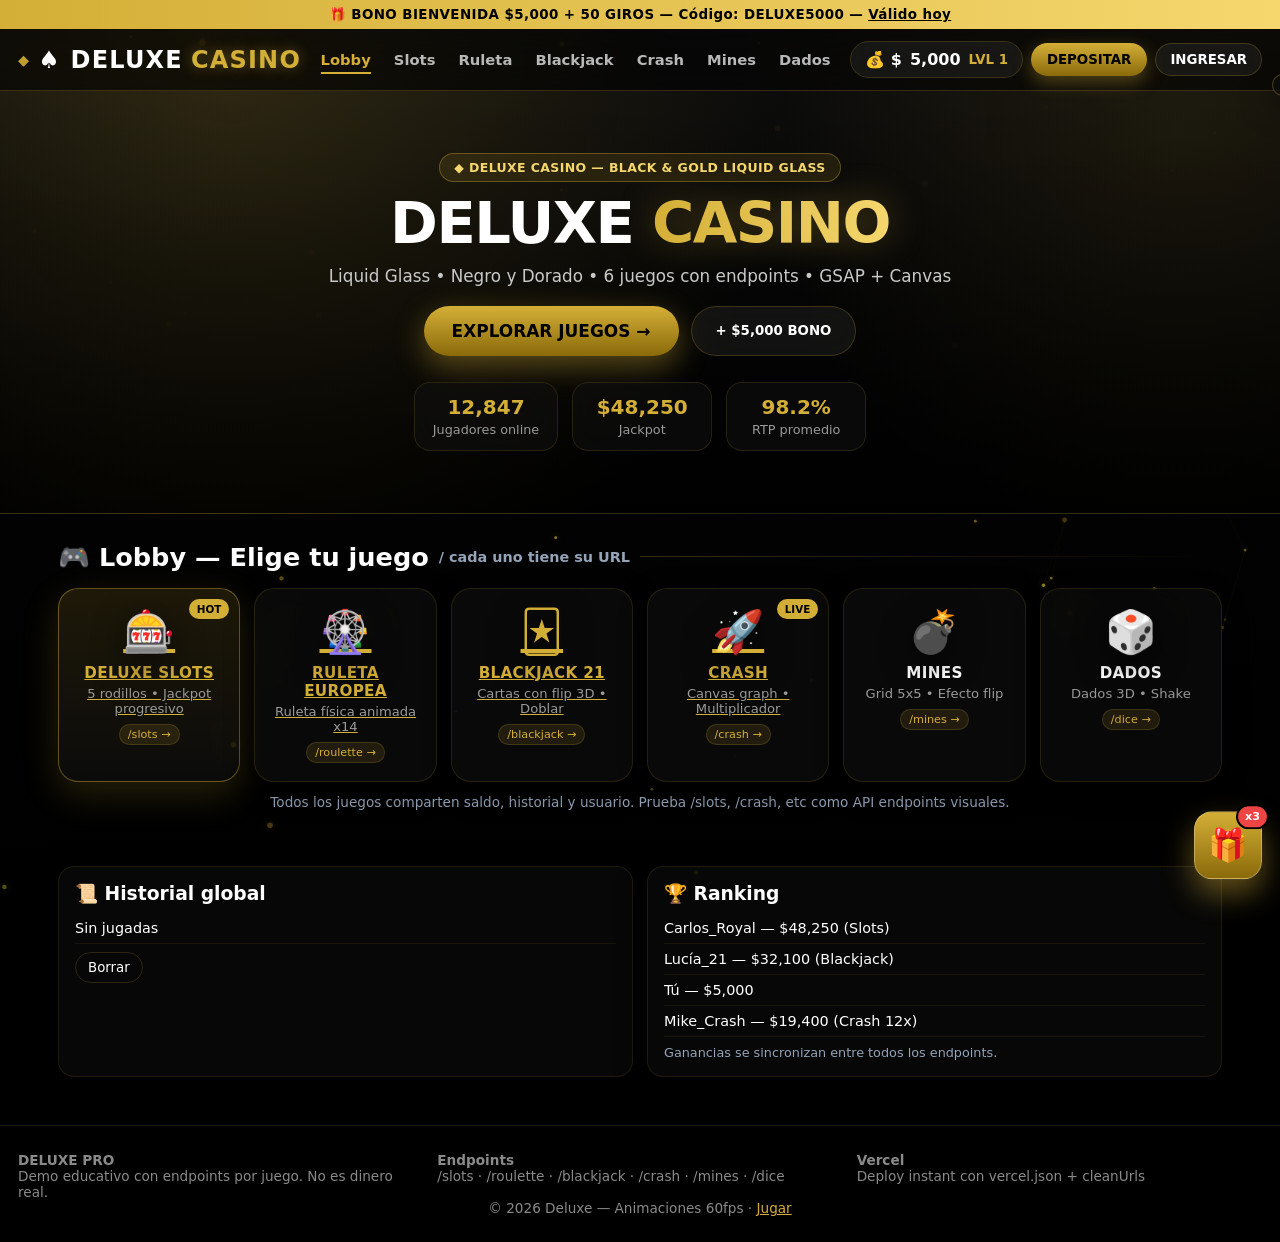
<file: index.html>
<!DOCTYPE html>
<html lang="es">
<head>
<meta charset="UTF-8">
<meta name="viewport" content="width=device-width, initial-scale=1.0">
<title>DELUXE Casino | Bono $5,000</title>
<meta name="description" content="Casino PRO con 6 juegos, animaciones y endpoints por juego. Vercel ready.">
<link rel="stylesheet" href="style.css">
<link rel="icon" href="data:image/svg+xml,<svg xmlns=%22http://www.w3.org/2000/svg%22 viewBox=%220 0 100 100%22><text y=%22.9em%22 font-size=%2290%22>♠️</text></svg>">
<script src="https://cdn.jsdelivr.net/npm/gsap@3.12.5/dist/gsap.min.js"></script>
</head>
<body>
<div class="topbar">🎁 BONO BIENVENIDA $5,000 + 50 GIROS — Código: DELUXE5000 — <span style="text-decoration:underline">Válido hoy</span></div>
<header>
  <div class="logo" onclick="location.href='/'">♠️ DELUXE <span>CASINO</span></div>
  <nav>
    <a href="/" class="active">Lobby</a>
    <a href="/slots">Slots</a>
    <a href="/roulette">Ruleta</a>
    <a href="/blackjack">Blackjack</a>
    <a href="/crash">Crash</a>
    <a href="/mines">Mines</a>
    <a href="/dice">Dados</a>
  </nav>
  <div class="header-actions">
    <div class="saldo-box">💰 $<span id="saldo">0</span> <small id="userLevel">LVL 1</small></div>
    <button class="btn-deposit" onclick="openDeposit()">DEPOSITAR</button>
    <button class="btn-login" id="btnUser" onclick="openAuth()">INGRESAR</button>
  </div>
</header>

<section class="hero">
  <div class="hero-content">
    <span class="badge">◆ DELUXE CASINO — BLACK & GOLD LIQUID GLASS</span>
    <h1>DELUXE <span>CASINO</span></h1>
    <p>Liquid Glass • Negro y Dorado • 6 juegos con endpoints • GSAP + Canvas</p>
    <div class="hero-btns">
      <button class="btn-cta" onclick="document.getElementById('lobby').scrollIntoView({behavior:'smooth'})">EXPLORAR JUEGOS →</button>
      <button class="btn-ghost" onclick="openDeposit()">+ $5,000 BONO</button>
    </div>
    <div class="stats">
      <div><b id="statJugadores">12,847</b><span>Jugadores online</span></div>
      <div><b id="statJackpot">$48,250</b><span>Jackpot</span></div>
      <div><b>98.2%</b><span>RTP promedio</span></div>
    </div>
  </div>
</section>

<section id="lobby" class="section">
  <h2 class="section-title">🎮 Lobby — Elige tu juego <span style="font-weight:600;color:#94a3b8;font-size:.9rem">/ cada uno tiene su URL</span></h2>
  <div class="games-grid">
    <a href="/slots" class="game-card featured" style="text-decoration:none;color:inherit">
      <span class="badge-live">HOT</span><div class="thumb">🎰</div><h3>DELUXE SLOTS</h3><p>5 rodillos • Jackpot progresivo</p><span class="rtp">/slots →</span>
    </a>
    <a href="/roulette" class="game-card" style="text-decoration:none;color:inherit">
      <div class="thumb">🎡</div><h3>RULETA EUROPEA</h3><p>Ruleta física animada x14</p><span class="rtp">/roulette →</span>
    </a>
    <a href="/blackjack" class="game-card" style="text-decoration:none;color:inherit">
      <div class="thumb">🃏</div><h3>BLACKJACK 21</h3><p>Cartas con flip 3D • Doblar</p><span class="rtp">/blackjack →</span>
    </a>
    <a href="/crash" class="game-card" style="text-decoration:none;color:inherit">
      <span class="badge-live">LIVE</span><div class="thumb">🚀</div><h3>CRASH</h3><p>Canvas graph • Multiplicador</p><span class="rtp">/crash →</span>
    </a>
    <a href="/mines" class="game-card" style="text-decoration:none;color:inherit">
      <div class="thumb">💣</div><h3>MINES</h3><p>Grid 5x5 • Efecto flip</p><span class="rtp">/mines →</span>
    </a>
    <a href="/dice" class="game-card" style="text-decoration:none;color:inherit">
      <div class="thumb">🎲</div><h3>DADOS</h3><p>Dados 3D • Shake</p><span class="rtp">/dice →</span>
    </a>
  </div>
  <p style="text-align:center;color:#94a3b8;margin-top:12px;font-size:.85rem">Todos los juegos comparten saldo, historial y usuario. Prueba <code>/slots</code>, <code>/crash</code>, etc como API endpoints visuales.</p>
</section>

<section class="section">
  <div class="two-col">
    <div class="card-dark">
      <h3>📜 Historial global</h3>
      <ul id="historialLista" class="lista"></ul>
      <button onclick="clearHistorial()" class="btn-small">Borrar</button>
    </div>
    <div class="card-dark">
      <h3>🏆 Ranking</h3>
      <ol class="lista">
        <li>Carlos_Royal — $48,250 (Slots)</li>
        <li>Lucía_21 — $32,100 (Blackjack)</li>
        <li>Tú — $<span id="topTu">0</span></li>
        <li>Mike_Crash — $19,400 (Crash 12x)</li>
      </ol>
      <p style="font-size:.8rem;color:#94a3b8;margin-top:8px">Ganancias se sincronizan entre todos los endpoints.</p>
    </div>
  </div>
</section>

<footer>
  <div class="footer-grid">
    <div><b>DELUXE PRO</b><br>Demo educativo con endpoints por juego. No es dinero real.</div>
    <div><b>Endpoints</b><br>/slots · /roulette · /blackjack · /crash · /mines · /dice</div>
    <div><b>Vercel</b><br>Deploy instant con vercel.json + cleanUrls</div>
  </div>
  <p>© 2026 Deluxe — Animaciones 60fps · <a href="/slots">Jugar</a></p>
</footer>

<div id="modalAuth" class="modal hidden"><div class="modal-box"><h3>Ingresar / Registrarse</h3><input id="authUser" placeholder="Usuario"><input id="authPass" type="password" placeholder="Contraseña (demo)"><button class="btn-jugar big" onclick="doAuth()">ENTRAR</button><p id="authMsg" class="msg"></p><button class="btn-ghost" onclick="closeAuth()">Cerrar</button></div></div>
<div id="modalDeposit" class="modal hidden"><div class="modal-box"><h3>💰 Depositar (DEMO)</h3><p>Simulado, no se cobra.</p><div class="dep-grid"><button onclick="depositar(1000)">+ $1,000</button><button onclick="depositar(5000)">+ $5,000</button><button onclick="depositar(10000)">+ $10,000</button><button onclick="depositar(50000)">+ $50,000 VIP</button></div><button class="btn-ghost" onclick="closeDeposit()">Cerrar</button></div></div>
<div id="toast" class="toast"></div>
<script src="shared.js"></script>
<script>updateSaldo();</script>
</body>
</html>
</file>
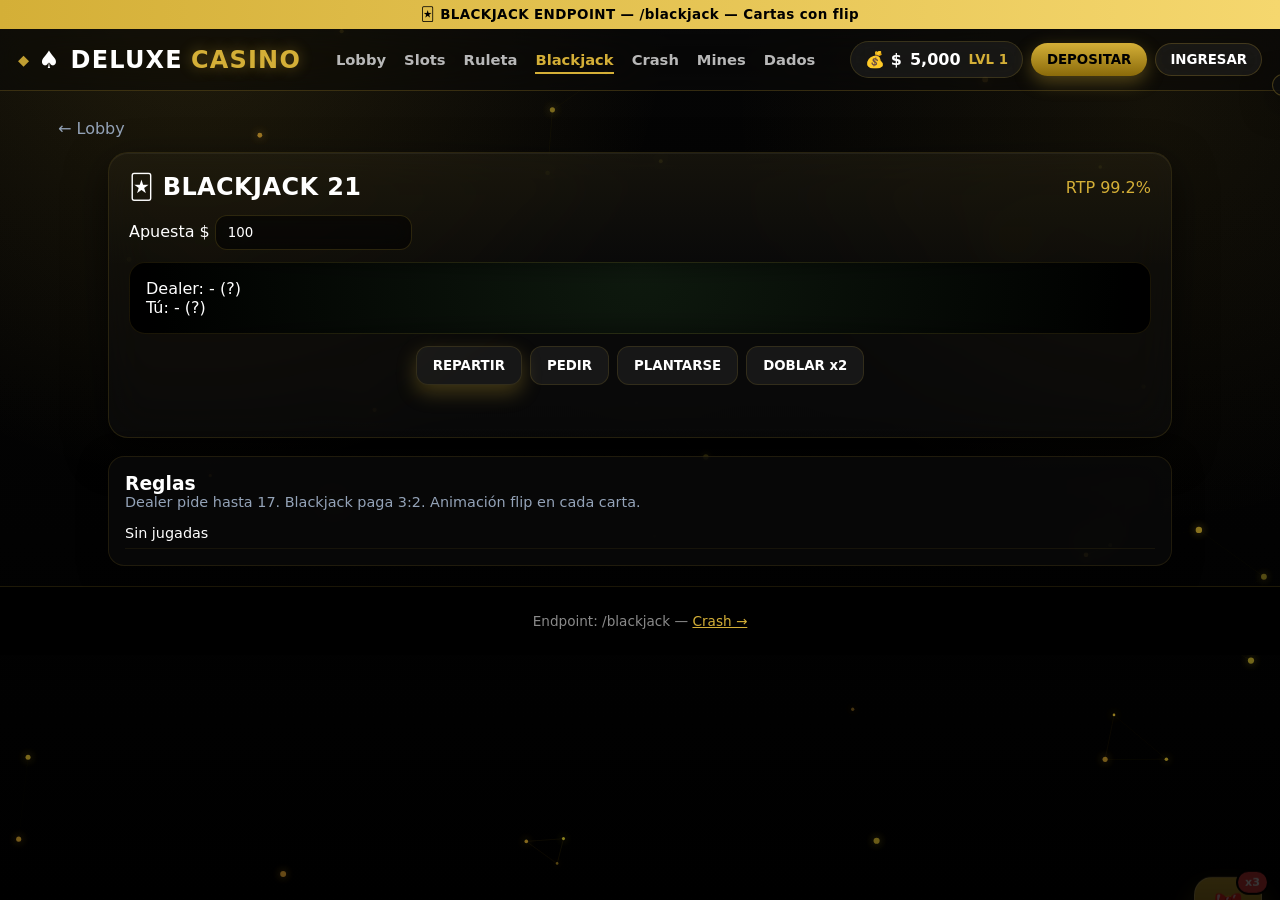
<file: blackjack/index.html>
<!DOCTYPE html><html lang="es"><head><meta charset="UTF-8"><meta name="viewport" content="width=device-width, initial-scale=1.0"><title>Blackjack — Deluxe Casino</title><link rel="stylesheet" href="/style.css"><script src="https://cdn.jsdelivr.net/npm/gsap@3.12.5/dist/gsap.min.js"></script>
</head><body>
<div class="topbar">🃏 BLACKJACK ENDPOINT — /blackjack — Cartas con flip</div>
<header><div class="logo" onclick="location.href='/'">♠️ DELUXE <span>CASINO</span></div><nav><a href="/">Lobby</a><a href="/slots">Slots</a><a href="/roulette">Ruleta</a><a href="/blackjack" class="active">Blackjack</a><a href="/crash">Crash</a><a href="/mines">Mines</a><a href="/dice">Dados</a></nav><div class="header-actions"><div class="saldo-box">💰 $<span id="saldo">0</span> <small id="userLevel">LVL 1</small></div><button class="btn-deposit" onclick="openDeposit()">DEPOSITAR</button><button class="btn-login" id="btnUser" onclick="openAuth()">INGRESAR</button></div></header>
<section class="section" style="padding-bottom:0"><a href="/" style="color:#94a3b8;text-decoration:none">← Lobby</a></section>
<main class="games-detail" style="margin-top:14px">
<section class="game-panel">
<div class="panel-head"><h2>🃏 BLACKJACK 21</h2><span style="color:var(--gold)">RTP 99.2%</span></div>
<div class="control-row"><label>Apuesta $ <input type="number" id="apuestaBJ" value="100" min="10" step="10"></label></div>
<div class="bj-mesa"><div>Dealer: <span id="dealerCartas">-</span> (<span id="dealerPuntos">?</span>)</div><div>Tú: <span id="jugadorCartas">-</span> (<span id="jugadorPuntos">?</span>)</div></div>
<div class="bj-btns"><button class="btn-jugar" onclick="iniciarBJ()">REPARTIR</button><button onclick="pedirCarta()">PEDIR</button><button onclick="plantarse()">PLANTARSE</button><button onclick="doblar()">DOBLAR x2</button></div>
<p id="msgBJ" class="msg"></p>
</section>
<section class="card-dark"><h3>Reglas</h3><p style="color:#94a3b8;font-size:.9rem">Dealer pide hasta 17. Blackjack paga 3:2. Animación flip en cada carta.</p><ul id="historialLista" class="lista"></ul></section>
</main>
<footer><p>Endpoint: <code>/blackjack</code> — <a href="/crash">Crash →</a></p></footer>
<div id="modalAuth" class="modal hidden"><div class="modal-box"><h3>Ingresar</h3><input id="authUser" placeholder="Usuario"><input id="authPass" type="password" placeholder="demo"><button class="btn-jugar big" onclick="doAuth()">ENTRAR</button><p id="authMsg" class="msg"></p><button class="btn-ghost" onclick="closeAuth()">Cerrar</button></div></div>
<div id="modalDeposit" class="modal hidden"><div class="modal-box"><h3>Depositar</h3><div class="dep-grid"><button onclick="depositar(1000)">+1k</button><button onclick="depositar(5000)">+5k</button><button onclick="depositar(10000)">+10k</button><button onclick="depositar(50000)">+50k</button></div><button class="btn-ghost" onclick="closeDeposit()">Cerrar</button></div></div>
<div id="toast" class="toast"></div>
<script src="/shared.js"></script>
<script>
let player=[],dealer=[],jugando=false,apuestaBJ=0,doblado=false;
function v(c){if(['J','Q','K'].includes(c))return 10;if(c==='A')return 11;return parseInt(c)}
function pts(m){let p=m.reduce((a,c)=>a+v(c),0);let ac=m.filter(c=>c==='A').length;while(p>21&&ac>0){p-=10;ac--}return p}
function carta(){return ['A','2','3','4','5','6','7','8','9','10','J','Q','K'][Math.floor(Math.random()*13)]}
function iniciarBJ(){const ap=parseInt(document.getElementById('apuestaBJ').value); if(ap>saldo) return msg('msgBJ','Saldo insuficiente','tomato'); apuestaBJ=ap; doblado=false; player=[carta(),carta()]; dealer=[carta(),carta()]; jugando=true; updBJ(); if(pts(player)===21) setTimeout(()=>finalizarBJ(),400); else msg('msgBJ','Pide, plántate o dobla','white')}
function pedirCarta(){ if(!jugando) return; player.push(carta()); updBJ(); if(pts(player)>21) finalizarBJ();}
function plantarse(){ if(!jugando) return; while(pts(dealer)<17) dealer.push(carta()); finalizarBJ();}
function doblar(){ if(!jugando||player.length!==2) return msg('msgBJ','Solo al inicio','tomato'); if(saldo<apuestaBJ) return msg('msgBJ','Saldo insuficiente','tomato'); doblado=true; apuestaBJ*=2; player.push(carta()); updBJ(); if(pts(player)<=21){ while(pts(dealer)<17) dealer.push(carta()); } finalizarBJ();}
function updBJ(){
 document.getElementById('jugadorCartas').innerHTML=player.map(c=>`<span class="card" style="display:inline-block;background:#fff;color:#000;padding:4px 8px;border-radius:8px;margin:2px;animation:cardFlip .3s ease">${c}</span>`).join(' ');
 document.getElementById('jugadorPuntos').textContent=pts(player);
 if(jugando){ document.getElementById('dealerCartas').innerHTML=`<span class="card" style="background:#fff;color:#000;padding:4px 8px;border-radius:8px">${dealer[0]}</span> <span style="background:#1a2a55;padding:4px 8px;border-radius:8px">🂠</span>`; document.getElementById('dealerPuntos').textContent='?' }
 else { document.getElementById('dealerCartas').innerHTML=dealer.map(c=>`<span class="card" style="display:inline-block;background:#fff;color:#000;padding:4px 8px;border-radius:8px;margin:2px;animation:cardFlip .3s ease">${c}</span>`).join(' '); document.getElementById('dealerPuntos').textContent=pts(dealer) }
}
function finalizarBJ(){ jugando=false; updBJ(); const pp=pts(player),pd=pts(dealer); let res='',win=false; if(pp>21){ saldo-=apuestaBJ; res=`Te pasaste ${pp} -$${apuestaBJ}` } else if(pd>21||pp>pd){ saldo+=apuestaBJ; res=`¡Ganaste +$${apuestaBJ}! ${pp} vs ${pd}`; win=true; confettiBurst()} else if(pp===pd) res=`Empate ${pp}`; else { saldo-=apuestaBJ; res=`Perdiste -$${apuestaBJ} ${pp} vs ${pd}` } msg('msgBJ',res,win?'#4ade80':'tomato'); addHist(`BJ ${pp} vs ${pd} ${win?'+$'+apuestaBJ:'-$'+apuestaBJ}`,win); if(win) showToast(`BJ +$${apuestaBJ}`); save(); updateSaldo();}
updateSaldo();
</script>
</body></html>
</file>
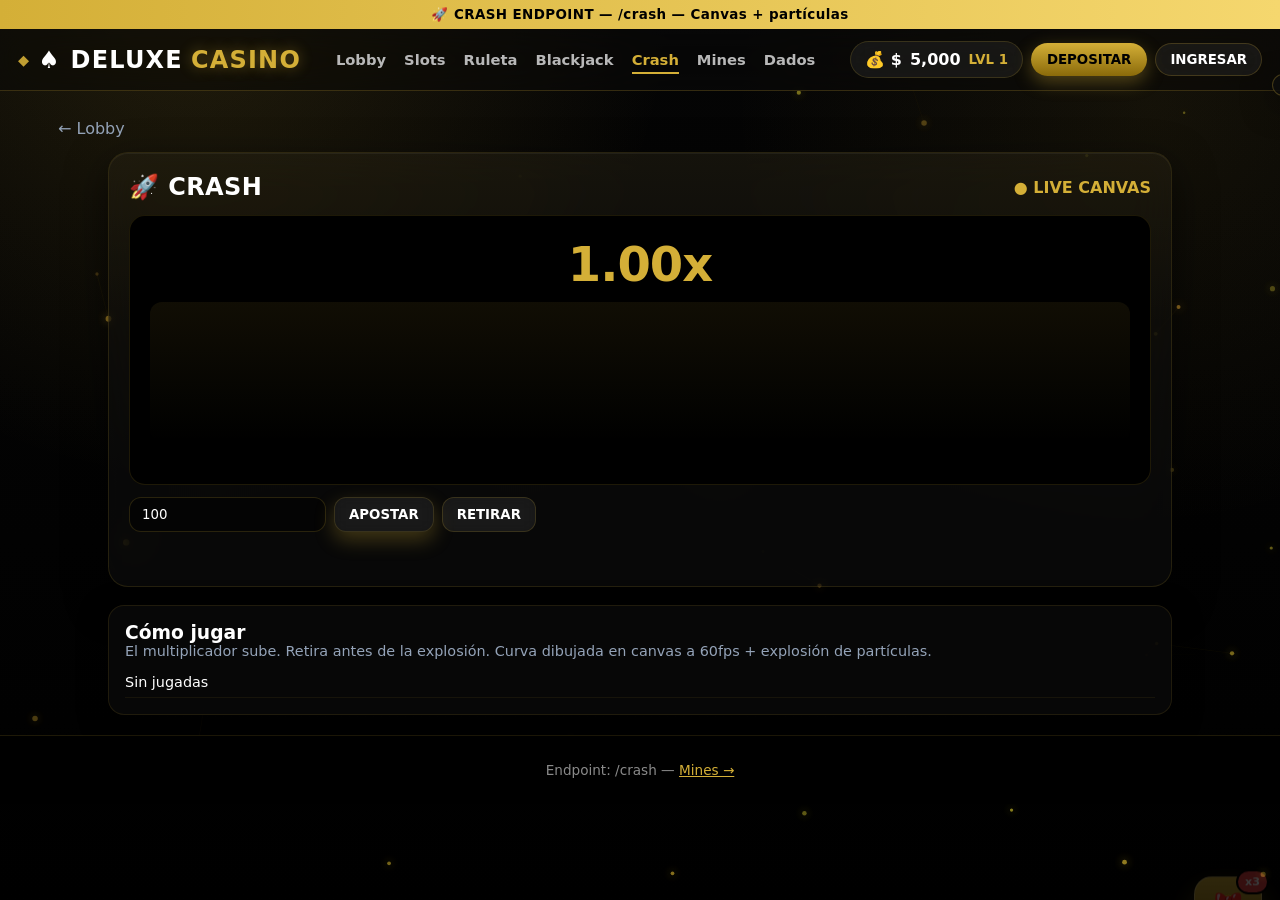
<file: crash/index.html>
<!DOCTYPE html><html lang="es"><head><meta charset="UTF-8"><meta name="viewport" content="width=device-width, initial-scale=1.0"><title>Crash — Deluxe Casino</title><link rel="stylesheet" href="/style.css"><script src="https://cdn.jsdelivr.net/npm/gsap@3.12.5/dist/gsap.min.js"></script>
</head><body>
<div class="topbar">🚀 CRASH ENDPOINT — /crash — Canvas + partículas</div>
<header><div class="logo" onclick="location.href='/'">♠️ DELUXE <span>CASINO</span></div><nav><a href="/">Lobby</a><a href="/slots">Slots</a><a href="/roulette">Ruleta</a><a href="/blackjack">Blackjack</a><a href="/crash" class="active">Crash</a><a href="/mines">Mines</a><a href="/dice">Dados</a></nav><div class="header-actions"><div class="saldo-box">💰 $<span id="saldo">0</span> <small id="userLevel">LVL 1</small></div><button class="btn-deposit" onclick="openDeposit()">DEPOSITAR</button><button class="btn-login" id="btnUser" onclick="openAuth()">INGRESAR</button></div></header>
<section class="section" style="padding-bottom:0"><a href="/" style="color:#94a3b8;text-decoration:none">← Lobby</a></section>
<main class="games-detail" style="margin-top:14px">
<section class="game-panel">
<div class="panel-head"><h2>🚀 CRASH</h2><span class="live">● LIVE CANVAS</span></div>
<div class="crash-display"><span id="crashMult">1.00x</span><canvas id="crashCanvas" class="crash-canvas" width="600" height="140"></canvas><div class="crash-graph" id="crashGraph"></div></div>
<div class="control-row"><input type="number" id="apuestaCrash" value="100" min="10" step="10"><button id="btnCrash" class="btn-jugar" onclick="toggleCrash()">APOSTAR</button><button onclick="retirarCrash()" id="btnRetirarCrash" disabled>RETIRAR</button></div>
<p id="msgCrash" class="msg"></p>
</section>
<section class="card-dark"><h3>Cómo jugar</h3><p style="color:#94a3b8;font-size:.9rem">El multiplicador sube. Retira antes de la explosión. Curva dibujada en canvas a 60fps + explosión de partículas.</p><ul id="historialLista" class="lista"></ul></section>
</main>
<footer><p>Endpoint: <code>/crash</code> — <a href="/mines">Mines →</a></p></footer>
<div id="modalAuth" class="modal hidden"><div class="modal-box"><h3>Ingresar</h3><input id="authUser" placeholder="Usuario"><input id="authPass" type="password" placeholder="demo"><button class="btn-jugar big" onclick="doAuth()">ENTRAR</button><p id="authMsg" class="msg"></p><button class="btn-ghost" onclick="closeAuth()">Cerrar</button></div></div>
<div id="modalDeposit" class="modal hidden"><div class="modal-box"><h3>Depositar</h3><div class="dep-grid"><button onclick="depositar(1000)">+1k</button><button onclick="depositar(5000)">+5k</button><button onclick="depositar(10000)">+10k</button><button onclick="depositar(50000)">+50k</button></div><button class="btn-ghost" onclick="closeDeposit()">Cerrar</button></div></div>
<div id="toast" class="toast"></div>
<script src="/shared.js"></script>
<script>
let crashActivo=false, crashMult=1, crashTimer=null, crashApuesta=0, crashExploded=false;
const canvas=document.getElementById('crashCanvas'); const ctx=canvas.getContext('2d'); let points=[];
function drawCurve(){
 ctx.clearRect(0,0,canvas.width,canvas.height);
 ctx.strokeStyle='rgba(201,168,76,.9)'; ctx.lineWidth=3; ctx.beginPath();
 points.forEach((p,i)=>{ const x=(i/points.length)*canvas.width; const y=canvas.height - (Math.log(p)/Math.log(8))*canvas.height*0.9 -10; if(i===0) ctx.moveTo(x,y); else ctx.lineTo(x,y); });
 ctx.stroke();
 // gradient fill
 const g=ctx.createLinearGradient(0,0,0,canvas.height); g.addColorStop(0,'rgba(201,168,76,.25)'); g.addColorStop(1,'transparent');
 ctx.lineTo(canvas.width, canvas.height); ctx.lineTo(0, canvas.height); ctx.closePath(); ctx.fillStyle=g; ctx.fill();
}
function explodeParticles(){
 for(let i=0;i<20;i++){ const p=document.createElement('div'); p.style.position='fixed'; p.style.left='50%'; p.style.top='38%'; p.style.width='8px'; p.style.height='8px'; p.style.background='#ef4444'; p.style.borderRadius='50%'; p.style.pointerEvents='none'; document.body.appendChild(p);
  const ang=Math.random()*Math.PI*2, dist=80+Math.random()*120; p.animate([{transform:'translate(0,0) scale(1)', opacity:1},{transform:`translate(${Math.cos(ang)*dist}px,${Math.sin(ang)*dist}px) scale(0)`, opacity:0}],{duration:700, easing:'cubic-bezier(.2,.8,.2,1)'}).onfinish=()=>p.remove();
 }
}
function toggleCrash(){
 if(crashActivo) return;
 const ap=parseInt(document.getElementById('apuestaCrash').value);
 if(ap>saldo) return msg('msgCrash','Saldo insuficiente','tomato');
 crashApuesta=ap; saldo-=ap; save(); updateSaldo();
 crashActivo=true; crashExploded=false; crashMult=1; points=[1];
 document.getElementById('btnCrash').disabled=true; document.getElementById('btnRetirarCrash').disabled=false;
 document.getElementById('crashMult').style.color='#c9a84c';
 msg('msgCrash','¡En juego! Retira a tiempo','white');
 const crashPoint=Math.random()<0.15?(1.05+Math.random()*0.4):(1.2+Math.random()*6);
 crashTimer=setInterval(()=>{
  crashMult+=0.04+crashMult*0.015; points.push(crashMult);
  document.getElementById('crashMult').textContent=crashMult.toFixed(2)+'x';
  document.getElementById('crashGraph').style.width=Math.min(100,(crashMult/8)*100)+'%';
  drawCurve();
  if(crashMult>=crashPoint){
   clearInterval(crashTimer); crashActivo=false; crashExploded=true;
   document.getElementById('crashMult').textContent='💥 '+crashMult.toFixed(2)+'x';
   document.getElementById('crashMult').style.color='tomato';
   document.getElementById('btnCrash').disabled=false; document.getElementById('btnRetirarCrash').disabled=true;
   msg('msgCrash',`¡CRASH ${crashMult.toFixed(2)}x! -$${crashApuesta}`,'tomato'); explodeParticles(); addHist(`Crash 💥 ${crashMult.toFixed(2)}x -$${crashApuesta}`,false); save(); updateSaldo();
  }
 }, 80);
}
function retirarCrash(){
 if(!crashActivo||crashExploded) return;
 clearInterval(crashTimer); crashActivo=false;
 const premio=Math.floor(crashApuesta*crashMult);
 saldo+=premio;
 document.getElementById('btnCrash').disabled=false; document.getElementById('btnRetirarCrash').disabled=true;
 msg('msgCrash',`Retiraste ${crashMult.toFixed(2)}x +$${premio}!`,'#4ade80'); confettiBurst(); addHist(`Crash ${crashMult.toFixed(2)}x +$${premio}`,true); showToast(`Crash +$${premio}`); save(); updateSaldo();
}
updateSaldo(); drawCurve();
</script>
</body></html>
</file>
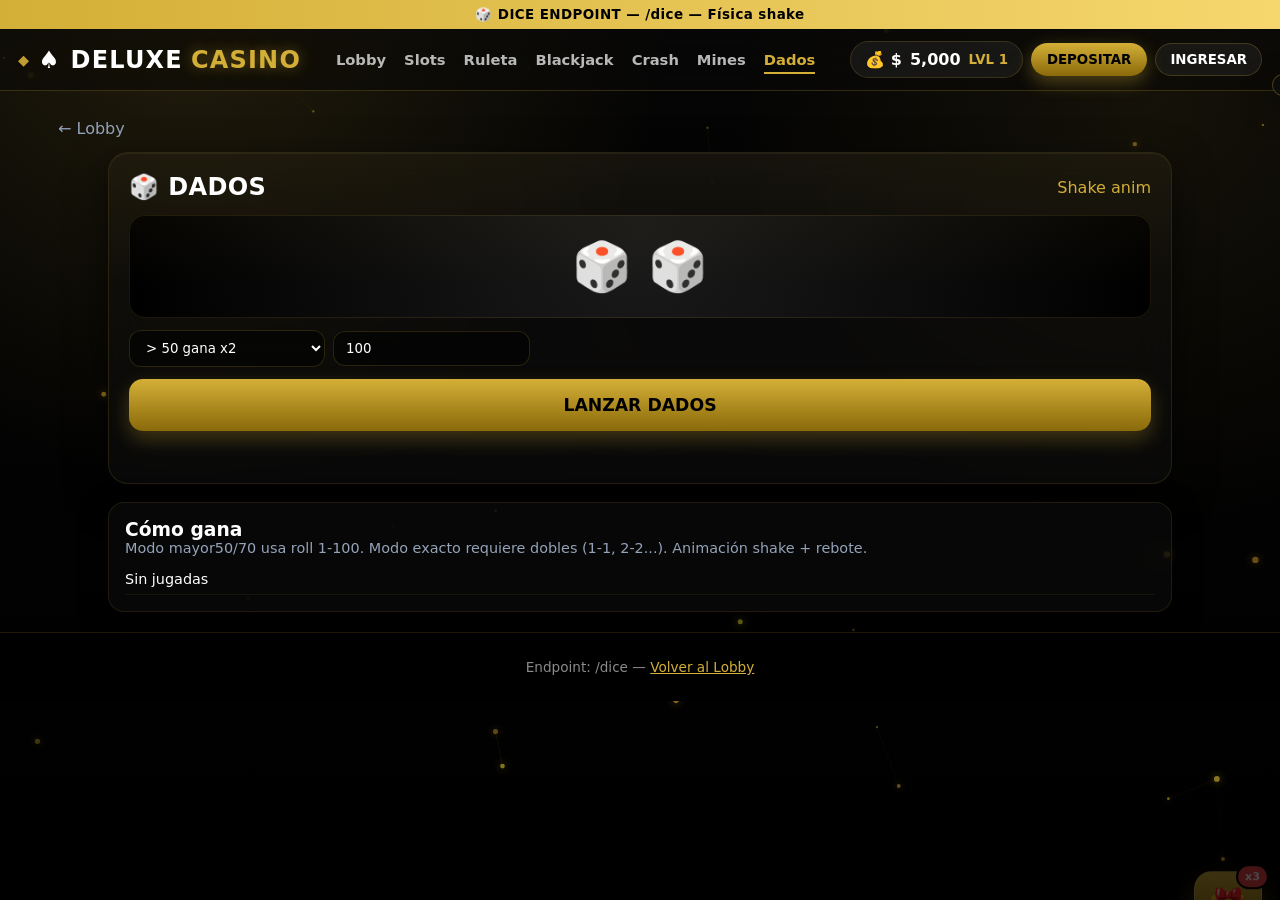
<file: dice/index.html>
<!DOCTYPE html><html lang="es"><head><meta charset="UTF-8"><meta name="viewport" content="width=device-width, initial-scale=1.0"><title>Dados — Deluxe Casino</title><link rel="stylesheet" href="/style.css"><script src="https://cdn.jsdelivr.net/npm/gsap@3.12.5/dist/gsap.min.js"></script>
</head><body>
<div class="topbar">🎲 DICE ENDPOINT — /dice — Física shake</div>
<header><div class="logo" onclick="location.href='/'">♠️ DELUXE <span>CASINO</span></div><nav><a href="/">Lobby</a><a href="/slots">Slots</a><a href="/roulette">Ruleta</a><a href="/blackjack">Blackjack</a><a href="/crash">Crash</a><a href="/mines">Mines</a><a href="/dice" class="active">Dados</a></nav><div class="header-actions"><div class="saldo-box">💰 $<span id="saldo">0</span> <small id="userLevel">LVL 1</small></div><button class="btn-deposit" onclick="openDeposit()">DEPOSITAR</button><button class="btn-login" id="btnUser" onclick="openAuth()">INGRESAR</button></div></header>
<section class="section" style="padding-bottom:0"><a href="/" style="color:#94a3b8;text-decoration:none">← Lobby</a></section>
<main class="games-detail" style="margin-top:14px">
<section class="game-panel">
<div class="panel-head"><h2>🎲 DADOS</h2><span style="color:var(--gold)">Shake anim</span></div>
<div class="dados-display" id="dadosDisplay">🎲 🎲</div>
<div class="control-row"><select id="dadosModo"><option value="mayor50">> 50 gana x2</option><option value="mayor70">> 70 gana x3</option><option value="exacto">Par exacto (dobles) x5</option></select><input type="number" id="apuestaDados" value="100" min="10" step="10"></div>
<button class="btn-jugar big" onclick="jugarDados()">LANZAR DADOS</button>
<p id="msgDados" class="msg"></p>
</section>
<section class="card-dark"><h3>Cómo gana</h3><p style="color:#94a3b8;font-size:.9rem">Modo mayor50/70 usa roll 1-100. Modo exacto requiere dobles (1-1, 2-2...). Animación shake + rebote.</p><ul id="historialLista" class="lista"></ul></section>
</main>
<footer><p>Endpoint: <code>/dice</code> — <a href="/">Volver al Lobby</a></p></footer>
<div id="modalAuth" class="modal hidden"><div class="modal-box"><h3>Ingresar</h3><input id="authUser" placeholder="Usuario"><input id="authPass" type="password" placeholder="demo"><button class="btn-jugar big" onclick="doAuth()">ENTRAR</button><p id="authMsg" class="msg"></p><button class="btn-ghost" onclick="closeAuth()">Cerrar</button></div></div>
<div id="modalDeposit" class="modal hidden"><div class="modal-box"><h3>Depositar</h3><div class="dep-grid"><button onclick="depositar(1000)">+1k</button><button onclick="depositar(5000)">+5k</button><button onclick="depositar(10000)">+10k</button><button onclick="depositar(50000)">+50k</button></div><button class="btn-ghost" onclick="closeDeposit()">Cerrar</button></div></div>
<div id="toast" class="toast"></div>
<script src="/shared.js"></script>
<script>
updateSaldo();
function jugarDados(){
 const ap=parseInt(document.getElementById('apuestaDados').value); const modo=document.getElementById('dadosModo').value;
 if(ap>saldo) return msg('msgDados','Saldo insuficiente','tomato');
 const disp=document.getElementById('dadosDisplay'); disp.classList.add('rolling');
 setTimeout(()=>{
  disp.classList.remove('rolling'); saldo-=ap; save(); updateSaldo();
  const d1=Math.floor(Math.random()*6)+1, d2=Math.floor(Math.random()*6)+1; const roll=Math.floor(Math.random()*100)+1;
  disp.textContent=`🎲 ${d1} + ${d2} = ${d1+d2} | Roll ${roll}`;
  disp.animate([{transform:'scale(1)'},{transform:'scale(1.08)'},{transform:'scale(1)'}],{duration:250});
  let win=false, premio=0;
  if(modo==='mayor50') win=roll>50;
  if(modo==='mayor70') win=roll>70;
  if(modo==='exacto') win=d1===d2;
  if(win){ premio=modo==='mayor70'?ap*3:modo==='exacto'?ap*5:ap*2; saldo+=premio; msg('msgDados',`¡GANASTE $${premio}! Roll ${roll}`,'#4ade80'); confettiBurst(); addHist(`Dados ${roll} +$${premio}`,true); showToast(`Dados +$${premio}`)}
  else { msg('msgDados',`Perdiste Roll ${roll} -$${ap}`,'tomato'); addHist(`Dados ${roll} -$${ap}`,false)}
  save(); updateSaldo();
 }, 500);
}
</script>
</body></html>
</file>
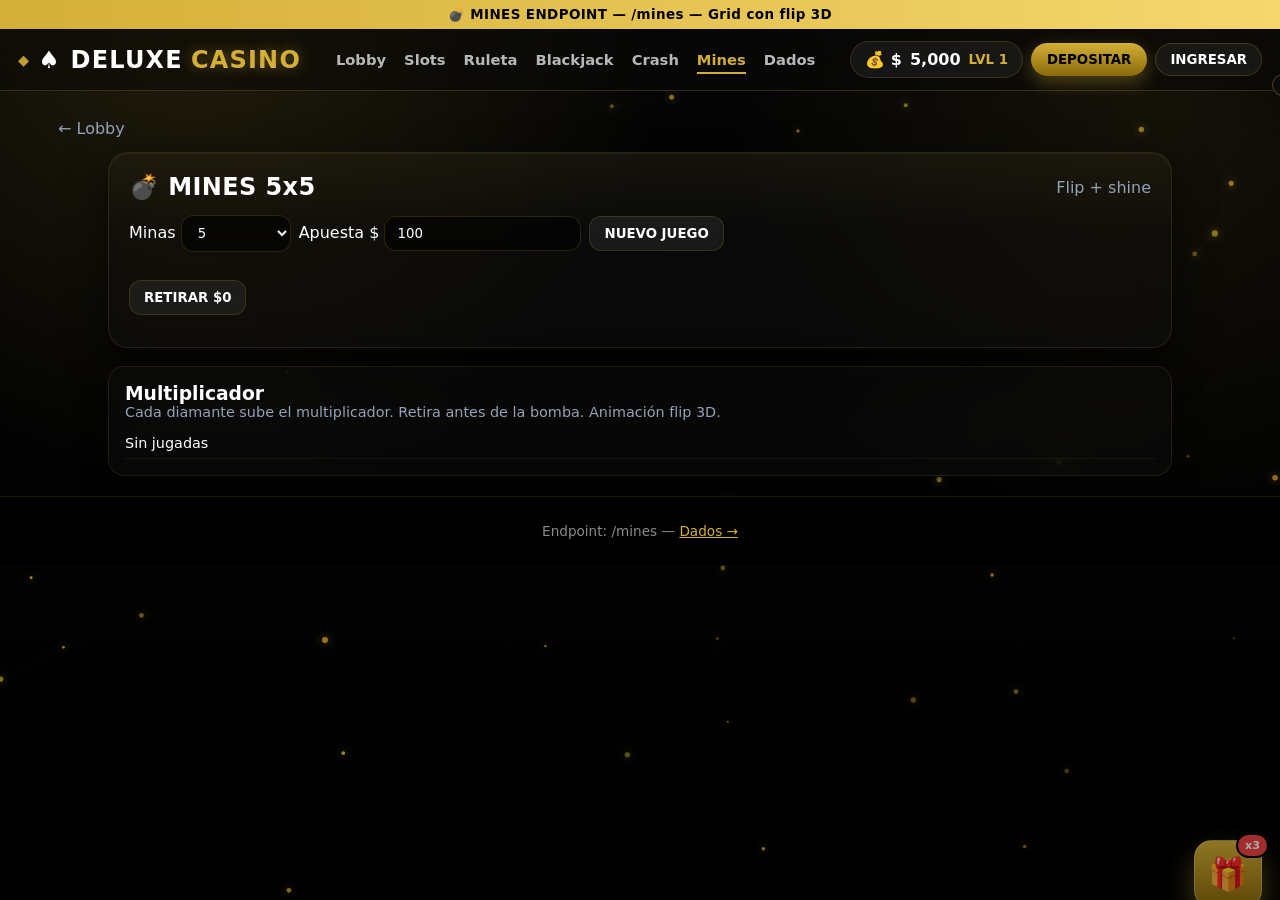
<file: mines/index.html>
<!DOCTYPE html><html lang="es"><head><meta charset="UTF-8"><meta name="viewport" content="width=device-width, initial-scale=1.0"><title>Mines — Deluxe Casino</title><link rel="stylesheet" href="/style.css"><script src="https://cdn.jsdelivr.net/npm/gsap@3.12.5/dist/gsap.min.js"></script>
</head><body>
<div class="topbar">💣 MINES ENDPOINT — /mines — Grid con flip 3D</div>
<header><div class="logo" onclick="location.href='/'">♠️ DELUXE <span>CASINO</span></div><nav><a href="/">Lobby</a><a href="/slots">Slots</a><a href="/roulette">Ruleta</a><a href="/blackjack">Blackjack</a><a href="/crash">Crash</a><a href="/mines" class="active">Mines</a><a href="/dice">Dados</a></nav><div class="header-actions"><div class="saldo-box">💰 $<span id="saldo">0</span> <small id="userLevel">LVL 1</small></div><button class="btn-deposit" onclick="openDeposit()">DEPOSITAR</button><button class="btn-login" id="btnUser" onclick="openAuth()">INGRESAR</button></div></header>
<section class="section" style="padding-bottom:0"><a href="/" style="color:#94a3b8;text-decoration:none">← Lobby</a></section>
<main class="games-detail" style="margin-top:14px">
<section class="game-panel">
<div class="panel-head"><h2>💣 MINES 5x5</h2><span style="color:#94a3b8">Flip + shine</span></div>
<div class="control-row"><label>Minas <select id="minasCount"><option value="3">3</option><option value="5" selected>5</option><option value="8">8</option></select></label><label>Apuesta $ <input type="number" id="apuestaMines" value="100" min="10" step="10"></label><button onclick="iniciarMines()">NUEVO JUEGO</button></div>
<div class="mines-grid" id="minesGrid"></div>
<div class="control-row"><button onclick="retirarMines()" id="btnRetirarMines">RETIRAR $0</button><span id="msgMines" class="msg"></span></div>
</section>
<section class="card-dark"><h3>Multiplicador</h3><p style="color:#94a3b8;font-size:.9rem">Cada diamante sube el multiplicador. Retira antes de la bomba. Animación flip 3D.</p><ul id="historialLista" class="lista"></ul></section>
</main>
<footer><p>Endpoint: <code>/mines</code> — <a href="/dice">Dados →</a></p></footer>
<div id="modalAuth" class="modal hidden"><div class="modal-box"><h3>Ingresar</h3><input id="authUser" placeholder="Usuario"><input id="authPass" type="password" placeholder="demo"><button class="btn-jugar big" onclick="doAuth()">ENTRAR</button><p id="authMsg" class="msg"></p><button class="btn-ghost" onclick="closeAuth()">Cerrar</button></div></div>
<div id="modalDeposit" class="modal hidden"><div class="modal-box"><h3>Depositar</h3><div class="dep-grid"><button onclick="depositar(1000)">+1k</button><button onclick="depositar(5000)">+5k</button><button onclick="depositar(10000)">+10k</button><button onclick="depositar(50000)">+50k</button></div><button class="btn-ghost" onclick="closeDeposit()">Cerrar</button></div></div>
<div id="toast" class="toast"></div>
<script src="/shared.js"></script>
<script>
let mines=[], reveladas=0, activa=false, apuesta=0, mult=1;
function iniciarMines(){
 const ap=parseInt(document.getElementById('apuestaMines').value); const n=parseInt(document.getElementById('minasCount').value);
 if(ap>saldo) return msg('msgMines','Saldo insuficiente','tomato');
 apuesta=ap; activa=true; reveladas=0; mult=1; mines=Array(25).fill(0);
 let c=0; while(c<n){ const i=Math.floor(Math.random()*25); if(mines[i]===0){mines[i]=1;c++}}
 render(); updBtn(); msg('msgMines','Evita las 💣','white');
}
function render(){
 const g=document.getElementById('minesGrid'); g.innerHTML='';
 mines.forEach((isBomb,i)=>{
  const b=document.createElement('button'); b.id='mine-'+i; b.textContent='?'; b.onclick=()=>clickMine(i); g.appendChild(b);
 });
}
function clickMine(i){
 if(!activa) return; const btn=document.getElementById('mine-'+i); if(btn.classList.contains('revealed')) return;
 btn.classList.add('revealed');
 if(mines[i]===1){
  btn.textContent='💣'; btn.classList.add('bomb');
  mines.forEach((v,idx)=>{ const bb=document.getElementById('mine-'+idx); if(v===1){bb.textContent='💣'; bb.classList.add('bomb')} else if(!bb.classList.contains('revealed')) bb.textContent='💎'});
  saldo-=apuesta; activa=false; msg('msgMines',`¡BOMBA! -$${apuesta}`,'tomato'); addHist(`Mines 💣 -$${apuesta}`,false); save(); updateSaldo(); updBtn(); btn.animate([{transform:'scale(1)'},{transform:'scale(1.2)'},{transform:'scale(1)'}],{duration:300});
 } else {
  btn.textContent='💎'; btn.style.background='linear-gradient(180deg,#0a3d1a,#052a12)'; reveladas++; mult=1+reveladas*(0.26+parseInt(document.getElementById('minasCount').value)*0.04); updBtn();
  btn.animate([{transform:'rotateY(90deg)'},{transform:'rotateY(0)'}],{duration:300});
 }
}
function updBtn(){ const premio=activa&&reveladas>0?Math.floor(apuesta*mult):0; document.getElementById('btnRetirarMines').textContent=activa&&reveladas>0?`RETIRAR $${premio} (${mult.toFixed(2)}x)`:'RETIRAR $0'}
function retirarMines(){ if(!activa||reveladas===0) return msg('msgMines','Revela 1 💎','tomato'); const premio=Math.floor(apuesta*mult); saldo+=premio; activa=false; msg('msgMines',`+$${premio} con ${reveladas} 💎`,'#4ade80'); confettiBurst(); addHist(`Mines ${reveladas}💎 +$${premio}`,true); showToast(`Mines +$${premio}`); save(); updateSaldo(); updBtn();}
updateSaldo(); render();
</script>
</body></html>
</file>
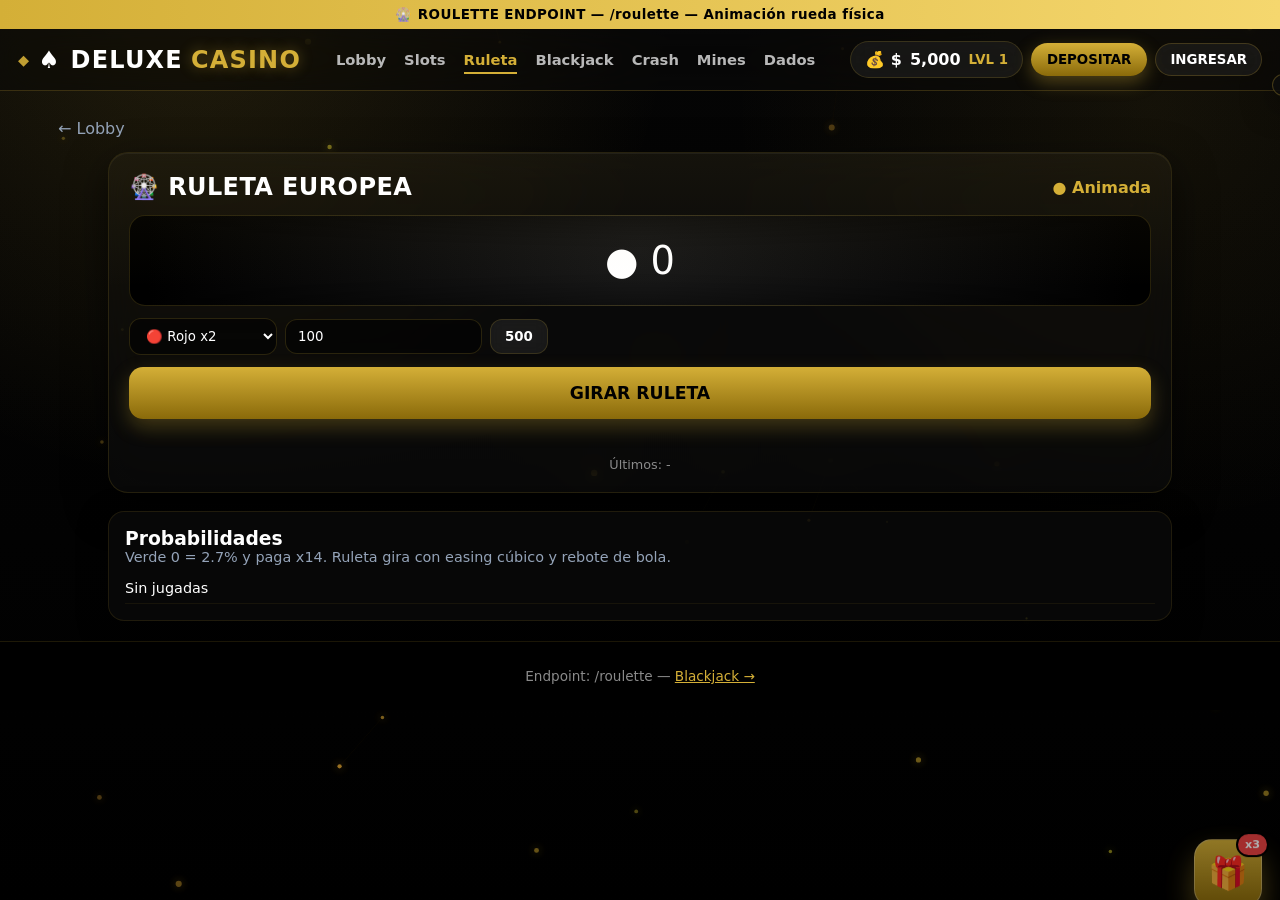
<file: roulette/index.html>
<!DOCTYPE html><html lang="es"><head><meta charset="UTF-8"><meta name="viewport" content="width=device-width, initial-scale=1.0"><title>Ruleta — Deluxe Casino</title><link rel="stylesheet" href="/style.css"><script src="https://cdn.jsdelivr.net/npm/gsap@3.12.5/dist/gsap.min.js"></script>
</head><body>
<div class="topbar">🎡 ROULETTE ENDPOINT — /roulette — Animación rueda física</div>
<header><div class="logo" onclick="location.href='/'">♠️ DELUXE <span>CASINO</span></div><nav><a href="/">Lobby</a><a href="/slots">Slots</a><a href="/roulette" class="active">Ruleta</a><a href="/blackjack">Blackjack</a><a href="/crash">Crash</a><a href="/mines">Mines</a><a href="/dice">Dados</a></nav><div class="header-actions"><div class="saldo-box">💰 $<span id="saldo">0</span> <small id="userLevel">LVL 1</small></div><button class="btn-deposit" onclick="openDeposit()">DEPOSITAR</button><button class="btn-login" id="btnUser" onclick="openAuth()">INGRESAR</button></div></header>
<section class="section" style="padding-bottom:0"><a href="/" style="color:#94a3b8;text-decoration:none">← Lobby</a></section>
<main class="games-detail" style="margin-top:14px">
<section class="game-panel">
<div class="panel-head"><h2>🎡 RULETA EUROPEA</h2><span class="live">● Animada</span></div>
<div class="ruleta-wheel" id="ruletaWheel">● 0</div>
<div class="control-row"><select id="apuestaRuleta"><option value="rojo">🔴 Rojo x2</option><option value="negro">⚫ Negro x2</option><option value="verde">🟢 Verde 0 x14</option><option value="par">Par x2</option><option value="impar">Impar x2</option></select><input type="number" id="apuestaRuletaValor" value="100" min="10" step="10"><button onclick="setBet('apuestaRuletaValor',500)">500</button></div>
<button class="btn-jugar big" onclick="jugarRuleta()">GIRAR RULETA</button>
<p id="msgRuleta" class="msg"></p><div class="historial" id="historialRuleta">Últimos: -</div>
</section>
<section class="card-dark"><h3>Probabilidades</h3><p style="color:#94a3b8;font-size:.9rem">Verde 0 = 2.7% y paga x14. Ruleta gira con easing cúbico y rebote de bola.</p><ul id="historialLista" class="lista"></ul></section>
</main>
<footer><p>Endpoint: <code>/roulette</code> — <a href="/blackjack">Blackjack →</a></p></footer>
<div id="modalAuth" class="modal hidden"><div class="modal-box"><h3>Ingresar</h3><input id="authUser" placeholder="Usuario"><input id="authPass" type="password" placeholder="demo"><button class="btn-jugar big" onclick="doAuth()">ENTRAR</button><p id="authMsg" class="msg"></p><button class="btn-ghost" onclick="closeAuth()">Cerrar</button></div></div>
<div id="modalDeposit" class="modal hidden"><div class="modal-box"><h3>Depositar demo</h3><div class="dep-grid"><button onclick="depositar(1000)">+1k</button><button onclick="depositar(5000)">+5k</button><button onclick="depositar(10000)">+10k</button><button onclick="depositar(50000)">+50k</button></div><button class="btn-ghost" onclick="closeDeposit()">Cerrar</button></div></div>
<div id="toast" class="toast"></div>
<script src="/shared.js"></script>
<script>
let hist=[]; updateSaldo();
function jugarRuleta(){
 const ap=parseInt(document.getElementById('apuestaRuletaValor').value);
 const ele=document.getElementById('apuestaRuleta').value;
 if(ap>saldo) return msg('msgRuleta','Saldo insuficiente','tomato');
 saldo-=ap; save(); updateSaldo();
 const num=Math.floor(Math.random()*37);
 const color=num===0?'verde':num%2===0?'negro':'rojo';
 const par=num===0?'verde':num%2===0?'par':'impar';
 const win=(ele===color)||(ele===par);
 const w=document.getElementById('ruletaWheel');
 w.textContent=`${num} ${color==='rojo'?'🔴':color==='negro'?'⚫':'🟢'}`;
 w.style.color=color==='rojo'?'#ef4444':color==='negro'?'#fff':'#22c55e';
 if(window.gsap){
  gsap.fromTo(w,{rotation:0,scale:0.9},{rotation:720+num*17,scale:1,duration:1.4,ease:'power4.out'});
  gsap.fromTo(w,{filter:'blur(3px)'},{filter:'blur(0px)',duration:.8,ease:'power2.out'});
 } else {
  w.style.transform=`rotate(${720+num*17}deg) scale(1.05)`;
  setTimeout(()=>w.style.transform=`rotate(${720+num*17}deg) scale(1)`, 800);
 }
 hist.unshift(num); if(hist.length>10) hist.pop();
 document.getElementById('historialRuleta').textContent='Últimos: '+hist.join(' - ');
 let premio=0; if(win) premio=ele==='verde'?ap*14:ap*2;
 if(premio>0){ saldo+=premio; msg('msgRuleta',`Salió ${num} ${color} ¡+$${premio}!`,'#4ade80'); confettiBurst(); addHist(`Ruleta ${num} ${color} +$${premio}`,true); showToast(`Ruleta +$${premio}`)}
 else { msg('msgRuleta',`Salió ${num} ${color}. -$${ap}`,'tomato'); addHist(`Ruleta ${num} -$${ap}`,false)}
 save(); updateSaldo();
}
</script>
</body></html>
</file>
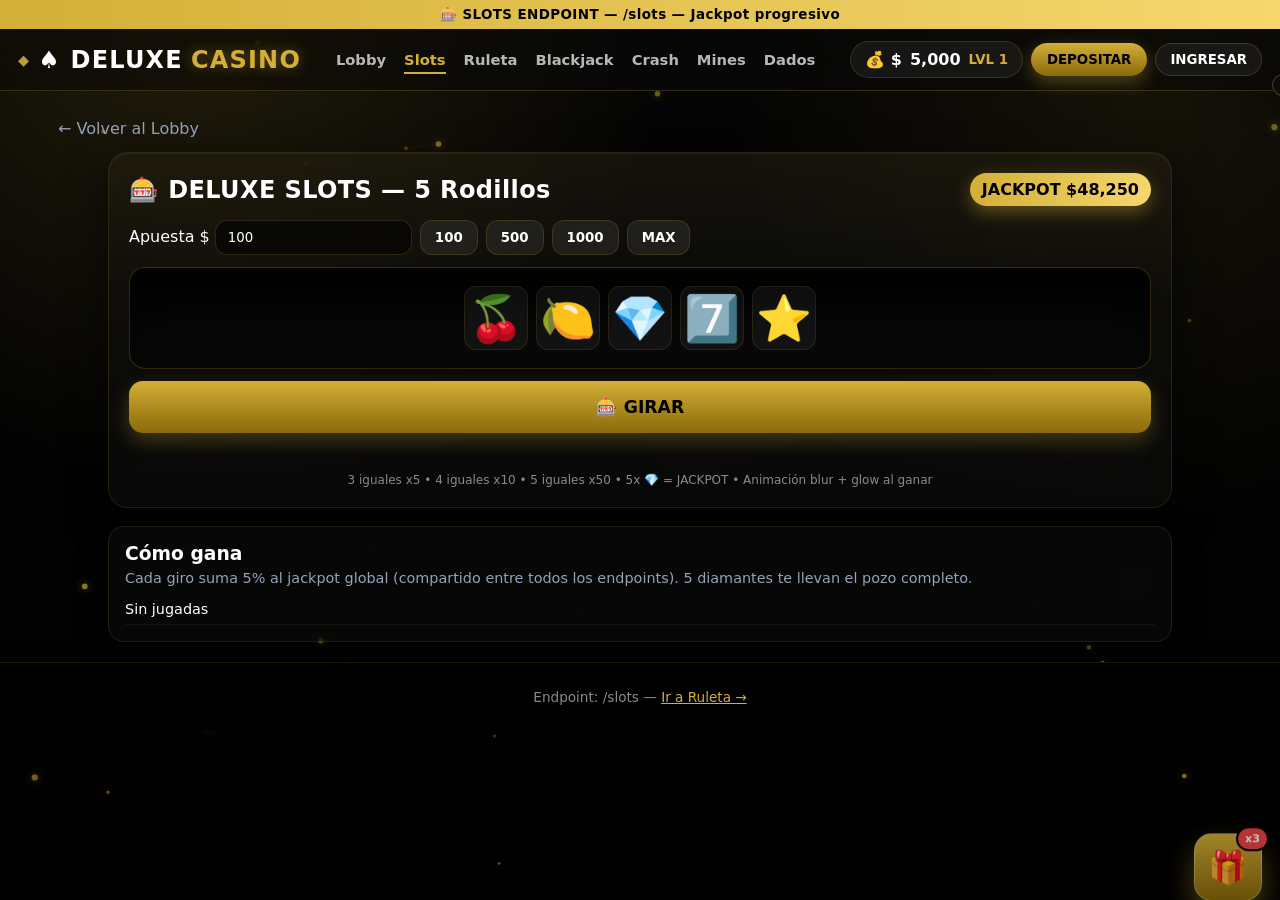
<file: slots/index.html>
<!DOCTYPE html>
<html lang="es"><head><meta charset="UTF-8"><meta name="viewport" content="width=device-width, initial-scale=1.0"><title>Slots — Deluxe Casino</title><link rel="stylesheet" href="/style.css"><script src="https://cdn.jsdelivr.net/npm/gsap@3.12.5/dist/gsap.min.js"></script>
</head><body>
<div class="topbar">🎰 SLOTS ENDPOINT — /slots — Jackpot progresivo</div>
<header><div class="logo" onclick="location.href='/'">♠️ DELUXE <span>CASINO</span></div><nav><a href="/">Lobby</a><a href="/slots" class="active">Slots</a><a href="/roulette">Ruleta</a><a href="/blackjack">Blackjack</a><a href="/crash">Crash</a><a href="/mines">Mines</a><a href="/dice">Dados</a></nav><div class="header-actions"><div class="saldo-box">💰 $<span id="saldo">0</span> <small id="userLevel">LVL 1</small></div><button class="btn-deposit" onclick="openDeposit()">DEPOSITAR</button><button class="btn-login" id="btnUser" onclick="openAuth()">INGRESAR</button></div></header>
<section class="section" style="padding-bottom:0"><a href="/" style="color:#94a3b8;text-decoration:none">← Volver al Lobby</a></section>
<main class="games-detail" style="margin-top:14px">
<section class="game-panel">
<div class="panel-head"><h2>🎰 DELUXE SLOTS — 5 Rodillos</h2><span class="jackpot">JACKPOT $<span id="jackpot">0</span></span></div>
<div class="control-row"><label>Apuesta $ <input type="number" id="apuestaSlots" value="100" min="10" step="10"></label><button onclick="setBet('apuestaSlots',100)">100</button><button onclick="setBet('apuestaSlots',500)">500</button><button onclick="setBet('apuestaSlots',1000)">1000</button><button onclick="setBet('apuestaSlots',5000)">MAX</button></div>
<div class="slots-display" id="slotsDisplay"><span id="s1">🍒</span><span id="s2">🍋</span><span id="s3">💎</span><span id="s4">7️⃣</span><span id="s5">⭐</span></div>
<button class="btn-jugar big" onclick="jugarSlots()">🎰 GIRAR</button>
<p id="msgSlots" class="msg"></p>
<div class="paytable">3 iguales x5 • 4 iguales x10 • 5 iguales x50 • 5x 💎 = JACKPOT • Animación blur + glow al ganar</div>
</section>
<section class="card-dark"><h3>Cómo gana</h3><p style="color:#94a3b8;font-size:.9rem;margin-top:6px">Cada giro suma 5% al jackpot global (compartido entre todos los endpoints). 5 diamantes te llevan el pozo completo.</p><ul id="historialLista" class="lista"></ul></section>
</main>
<footer><p>Endpoint: <code>/slots</code> — <a href="/roulette">Ir a Ruleta →</a></p></footer>
<div id="modalAuth" class="modal hidden"><div class="modal-box"><h3>Ingresar</h3><input id="authUser" placeholder="Usuario"><input id="authPass" type="password" placeholder="Contraseña demo"><button class="btn-jugar big" onclick="doAuth()">ENTRAR</button><p id="authMsg" class="msg"></p><button class="btn-ghost" onclick="closeAuth()">Cerrar</button></div></div>
<div id="modalDeposit" class="modal hidden"><div class="modal-box"><h3>Depositar demo</h3><div class="dep-grid"><button onclick="depositar(1000)">+1,000</button><button onclick="depositar(5000)">+5,000</button><button onclick="depositar(10000)">+10,000</button><button onclick="depositar(50000)">+50k VIP</button></div><button class="btn-ghost" onclick="closeDeposit()">Cerrar</button></div></div>
<div id="toast" class="toast"></div>
<script src="/shared.js"></script>
<script>
updateSaldo(); document.getElementById('jackpot').textContent=jackpot.toLocaleString();
function jugarSlots(){
 const ap=parseInt(document.getElementById('apuestaSlots').value);
 if(ap>saldo) return msg('msgSlots','Saldo insuficiente','tomato');
 const display=document.getElementById('slotsDisplay');
 display.classList.remove('win');
 // GSAP reel spin
 const reels=['s1','s2','s3','s4','s5'].map(id=>document.getElementById(id));
 if(window.gsap){
  gsap.to(reels,{y:-30,opacity:0.3,filter:'blur(3px)',duration:.12,stagger:.05,repeat:3,yoyo:true,ease:'power1.inOut',onComplete:doSpin});
 } else { display.classList.add('spinning'); setTimeout(doSpin,700); }
 function doSpin(){
  saldo-=ap; jackpot+=Math.floor(ap*0.05);
  const sims=['🍒','🍋','🔔','⭐','🍀','💎','7️⃣'];
  function rnd(){ const r=Math.random(); if(r<0.04) return '💎'; if(r<0.08) return '7️⃣'; return sims[Math.floor(Math.random()*5)]; }
  const r=[rnd(),rnd(),rnd(),rnd(),rnd()];
  ['s1','s2','s3','s4','s5'].forEach((id,i)=>document.getElementById(id).textContent=r[i]);
  if(!window.gsap) display.classList.remove('spinning');
  if(window.gsap) gsap.fromTo(reels,{y:30,opacity:0,scale:.8},{y:0,opacity:1,scale:1,duration:.4,stagger:.07,ease:'back.out(1.4)'});
  const c={}; r.forEach(s=>c[s]=(c[s]||0)+1); const max=Math.max(...Object.values(c)); const key=Object.keys(c).find(k=>c[k]===max);
  let premio=0;
  if(max===5){ premio=key==='💎'?jackpot:ap*50; if(key==='💎'){jackpot=20000} }
  else if(max===4) premio=ap*10;
  else if(max===3) premio=ap*5;
  else if(max===2) premio=Math.floor(ap*0.6);
  if(premio>0){ saldo+=premio; msg('msgSlots',`¡GANASTE $${premio.toLocaleString()}! [${r.join('')}]`,'#4ade80'); display.classList.add('win'); confettiBurst(); addHist(`Slots ${r.join('')} +$${premio}`,true); showToast(`Slots +$${premio}`)}
  else { msg('msgSlots',`Perdiste [${r.join('')}]`,'tomato'); addHist(`Slots ${r.join('')} -$${ap}`,false)}
  save(); updateSaldo(); document.getElementById('jackpot').textContent=jackpot.toLocaleString();
  }
}
</script>
</body></html>
</file>
<file: style.css>
*{margin:0;padding:0;box-sizing:border-box;font-family:Inter,Segoe UI,system-ui}
:root{--gold:#d4af37;--gold2:#f5d76e;--goldDark:#8a6a0a;--bg:#000000;--bg2:#0a0a0a;--card:rgba(20,20,20,.55);--line:rgba(212,175,55,.18);--accent:#d4af37}
body{background:var(--bg);color:#fff;overflow-x:hidden;position:relative}
body::before{content:"";position:fixed;inset:0;z-index:-2;background:radial-gradient(800px circle at 15% 0%, rgba(212,175,55,.14), transparent 60%), radial-gradient(700px circle at 90% 12%, rgba(212,175,55,.08), transparent 60%), linear-gradient(180deg,#050505 0%, #000 100%)}
#bgCanvas{position:fixed;inset:0;width:100%;height:100%;z-index:-1;pointer-events:none;opacity:.85}
.gift-float{position:fixed;bottom:18px;right:18px;width:68px;height:68px;background:linear-gradient(180deg,var(--gold),var(--goldDark));border-radius:18px;display:flex;align-items:center;justify-content:center;font-size:2rem;cursor:pointer;z-index:25;box-shadow:0 14px 30px rgba(212,175,55,.45);animation:giftBounce 2.2s ease-in-out infinite; border:1px solid rgba(255,255,255,.28)}
.gift-float span{animation:giftWiggle 1.8s ease-in-out infinite}
@keyframes giftBounce{0%,100%{transform:translateY(0)}50%{transform:translateY(-8px)}}
@keyframes giftWiggle{0%,100%{transform:rotate(-6deg)}50%{transform:rotate(6deg)}}
.gift-count{position:absolute;top:-8px;right:-8px;background:#ef4444;color:#fff;font-size:.7rem;font-weight:900;padding:4px 7px;border-radius:999px;border:2px solid #000}
a{color:var(--gold)}
/* LIQUID GLASS HELPER */
.glass{ background:rgba(18,18,18,.52); backdrop-filter:blur(22px) saturate(160%); -webkit-backdrop-filter:blur(22px) saturate(160%); border:1px solid rgba(212,175,55,.14); box-shadow:0 10px 40px rgba(0,0,0,.55), inset 0 1px 0 rgba(255,255,255,.06)}
/* TOPBAR + HEADER */
.topbar{background:linear-gradient(90deg,var(--gold),var(--gold2));color:#000;text-align:center;padding:7px;font-weight:900;font-size:.84rem;letter-spacing:.4px}
header{display:flex;justify-content:space-between;align-items:center;padding:12px 18px;background:rgba(10,10,10,.58);backdrop-filter:blur(20px) saturate(160%); -webkit-backdrop-filter:blur(20px) saturate(160%);position:sticky;top:0;z-index:30;border-bottom:1px solid rgba(212,175,55,.22);flex-wrap:wrap;gap:10px}
.logo{font-weight:900;font-size:1.5rem;letter-spacing:1.2px;cursor:pointer;display:flex;align-items:center;gap:8px}
.logo span{color:var(--gold); text-shadow:0 0 14px rgba(212,175,55,.45)}
.logo::before{content:"◆"; color:var(--gold); font-size:.9rem; opacity:.9}
nav a{color:#b8b8b8;text-decoration:none;margin:0 9px;font-weight:700;font-size:.92rem;transition:.2s;position:relative}
nav a::after{content:"";position:absolute;left:0;right:0;bottom:-6px;height:2px;background:var(--gold);transform:scaleX(0);transition:.2s}
nav a:hover,nav a.active{color:var(--gold)}
nav a:hover::after,nav a.active::after{transform:scaleX(1)}
.header-actions{display:flex;gap:8px;align-items:center}
.saldo-box{background:rgba(255,255,255,.06);border:1px solid rgba(212,175,55,.18);padding:8px 14px;border-radius:999px;font-weight:800;display:flex;gap:8px;align-items:center;backdrop-filter:blur(12px)}
.saldo-box small{color:var(--gold)}
.btn-deposit{background:linear-gradient(180deg,var(--gold),var(--goldDark));color:#000;border:none;padding:9px 16px;border-radius:999px;font-weight:900;cursor:pointer;box-shadow:0 6px 18px rgba(212,175,55,.35)}
.btn-login{background:rgba(255,255,255,.06);color:#fff;border:1px solid rgba(212,175,55,.22);padding:8px 14px;border-radius:999px;font-weight:800;cursor:pointer;backdrop-filter:blur(10px)}
.btn-login:hover{border-color:var(--gold);color:var(--gold)}
/* HERO */
.hero{position:relative;overflow:hidden;background:radial-gradient(900px circle at 18% 0%, rgba(212,175,55,.16), transparent 62%), radial-gradient(700px circle at 92% 10%, rgba(212,175,55,.09), transparent 60%), linear-gradient(180deg,rgba(12,12,12,.9) 0%, rgba(0,0,0,1) 100%);padding:62px 18px;text-align:center;border-bottom:1px solid rgba(212,175,55,.14)}
.hero::before{content:"";position:absolute;inset:0;background:linear-gradient(180deg,transparent,rgba(0,0,0,.45));pointer-events:none}
.hero-content{position:relative;max-width:920px;margin:0 auto}
.badge{display:inline-block;background:rgba(212,175,55,.12);border:1px solid rgba(212,175,55,.35);color:var(--gold2);padding:6px 14px;border-radius:999px;font-size:.78rem;font-weight:800;letter-spacing:.4px;backdrop-filter:blur(10px);animation:float 3s ease-in-out infinite}
.hero h1{font-size:3.6rem;line-height:.9;margin:16px 0;font-weight:900;letter-spacing:-1.5px}
.hero h1 span{background:linear-gradient(90deg,var(--gold),var(--gold2));-webkit-background-clip:text;-webkit-text-fill-color:transparent; filter:drop-shadow(0 0 18px rgba(212,175,55,.35))}
.hero p{color:#c9c9c9;font-size:1.05rem}
.hero-btns{display:flex;gap:12px;justify-content:center;margin-top:20px;flex-wrap:wrap}
.btn-cta{background:linear-gradient(180deg,var(--gold),var(--goldDark));color:#000;border:none;padding:15px 28px;border-radius:999px;font-weight:900;font-size:1.06rem;cursor:pointer;box-shadow:0 10px 30px rgba(212,175,55,.4);transition:.2s}
.btn-cta:hover{transform:translateY(-2px) scale(1.02); box-shadow:0 14px 36px rgba(212,175,55,.5)}
.btn-ghost{background:rgba(255,255,255,.06);color:#fff;border:1px solid rgba(212,175,55,.22);padding:15px 24px;border-radius:999px;font-weight:800;cursor:pointer;backdrop-filter:blur(12px)}
.stats{display:flex;gap:14px;justify-content:center;margin-top:26px;flex-wrap:wrap}
.stats div{padding:12px 18px;border-radius:16px;min-width:140px; background:rgba(18,18,18,.55); backdrop-filter:blur(16px); -webkit-backdrop-filter:blur(16px); border:1px solid rgba(212,175,55,.14)}
.stats b{display:block;font-size:1.25rem;color:var(--gold)}
.stats span{font-size:.8rem;color:#9a9a9a}
/* GRID LOBBY */
.section{max-width:1200px;margin:0 auto;padding:28px 18px}
.section-title{font-size:1.6rem;font-weight:900;margin-bottom:16px;display:flex;align-items:center;gap:10px}
.section-title::after{content:"";flex:1;height:1px;background:linear-gradient(90deg,rgba(212,175,55,.25),transparent)}
.games-grid{display:grid;grid-template-columns:repeat(auto-fit,minmax(180px,1fr));gap:14px}
.game-card{position:relative;background:rgba(18,18,18,.5);backdrop-filter:blur(18px) saturate(140%); -webkit-backdrop-filter:blur(18px) saturate(140%);border:1px solid rgba(212,175,55,.14);border-radius:20px;padding:18px;text-align:center;cursor:pointer;overflow:hidden;transition:.28s; box-shadow:0 8px 28px rgba(0,0,0,.45)}
.game-card::before{content:"";position:absolute;inset:0;background:radial-gradient(420px circle at 50% 0%, rgba(212,175,55,.16), transparent 62%);opacity:0;transition:.28s}
.game-card:hover{transform:translateY(-6px);border-color:rgba(212,175,55,.42);box-shadow:0 18px 44px rgba(0,0,0,.55), 0 0 0 1px rgba(212,175,55,.12)}
.game-card:hover::before{opacity:1}
.game-card.featured{border-color:rgba(212,175,55,.42);background:linear-gradient(180deg,rgba(212,175,55,.14),rgba(20,20,20,.55)); box-shadow:0 12px 36px rgba(212,175,55,.18)}
.game-card .thumb{font-size:2.6rem;filter:drop-shadow(0 8px 16px rgba(0,0,0,.6));animation:float 4s ease-in-out infinite}
.game-card h3{font-size:.95rem;margin:8px 0 4px;font-weight:800;letter-spacing:.3px}
.game-card p{font-size:.82rem;color:#9a9a9a}
.rtp{font-size:.7rem;color:var(--gold);background:rgba(212,175,55,.12);border:1px solid rgba(212,175,55,.18);padding:3px 8px;border-radius:999px;margin-top:8px;display:inline-block}
.badge-live{position:absolute;top:10px;right:10px;background:var(--gold);color:#000;font-size:.65rem;font-weight:900;padding:4px 8px;border-radius:999px}
/* GAME PANEL - LIQUID GLASS */
.games-detail{max-width:1100px;margin:0 auto;padding:0 18px;display:grid;gap:18px}
.game-panel{background:rgba(16,16,16,.52);backdrop-filter:blur(22px) saturate(150%); -webkit-backdrop-filter:blur(22px) saturate(150%);border:1px solid rgba(212,175,55,.14);border-radius:20px;padding:20px;box-shadow:0 14px 40px rgba(0,0,0,.6), inset 0 1px 0 rgba(255,255,255,.05);position:relative;overflow:hidden}
.game-panel::before{content:"";position:absolute;inset:0;background:linear-gradient(180deg,rgba(212,175,55,.06), transparent 40%);pointer-events:none}
.panel-head{display:flex;justify-content:space-between;align-items:center;flex-wrap:wrap;gap:10px;margin-bottom:14px;position:relative}
.panel-head h2{font-weight:900;letter-spacing:.4px}
.jackpot{color:#000;background:linear-gradient(90deg,var(--gold),var(--gold2));padding:7px 12px;border-radius:999px;font-weight:900;box-shadow:0 6px 18px rgba(212,175,55,.4)}
.live{color:var(--gold);font-weight:900;animation:pulse 1.2s infinite}
.control-row{display:flex;gap:8px;align-items:center;flex-wrap:wrap;margin:12px 0;position:relative}
.control-row input,.control-row select{background:rgba(0,0,0,.55);border:1px solid rgba(212,175,55,.18);color:#fff;padding:9px 12px;border-radius:12px;min-width:110px;backdrop-filter:blur(10px)}
.control-row button{background:rgba(255,255,255,.06);border:1px solid rgba(212,175,55,.18);color:#fff;padding:9px 14px;border-radius:12px;font-weight:800;cursor:pointer;transition:.2s;backdrop-filter:blur(8px)}
.control-row button:hover{background:rgba(212,175,55,.14);border-color:rgba(212,175,55,.3)}
.btn-jugar{background:linear-gradient(180deg,var(--gold),var(--goldDark));color:#000;border:none;padding:11px 18px;border-radius:12px;font-weight:900;cursor:pointer;box-shadow:0 8px 20px rgba(212,175,55,.28);transition:.2s}
.btn-jugar:hover{transform:translateY(-1px);box-shadow:0 12px 28px rgba(212,175,55,.38)}
.btn-jugar.big{width:100%;padding:16px;font-size:1.08rem;border-radius:14px}
.btn-jugar:disabled{opacity:.5;cursor:not-allowed}
/* ANIMATIONS */
@keyframes float{0%,100%{transform:translateY(0)}50%{transform:translateY(-6px)}}
@keyframes pulse{0%,100%{opacity:1}50%{opacity:.6}}
@keyframes spinReel{0%{transform:translateY(-40px) scaleY(1.2);filter:blur(4px)}100%{transform:translateY(0) scaleY(1);filter:blur(0)}}
@keyframes winGlow{0%,100%{box-shadow:0 0 0 rgba(212,175,55,0)}50%{box-shadow:0 0 30px rgba(212,175,55,.8)}}
@keyframes cardFlip{0%{transform:rotateY(90deg) scale(.8)}100%{transform:rotateY(0) scale(1)}}
@keyframes shake{0%,100%{transform:translateX(0)}25%{transform:translateX(-4px)}75%{transform:translateX(4px)}}
@keyframes confetti{0%{transform:translateY(-100vh) rotate(0)}100%{transform:translateY(100vh) rotate(720deg)}}
/* SLOTS */
.slots-display{font-size:2.8rem;display:flex;justify-content:center;gap:8px;background:linear-gradient(180deg,#000,#0a0a0a);padding:18px;border-radius:16px;border:1px solid rgba(212,175,55,.22);margin:12px 0;box-shadow:inset 0 0 30px rgba(0,0,0,.7)}
.slots-display span{display:inline-block;background:rgba(255,255,255,.05);border:1px solid rgba(212,175,55,.12);border-radius:12px;width:64px;height:64px;line-height:64px;text-align:center;backdrop-filter:blur(8px)}
.slots-display.spinning span{animation:spinReel .18s ease-in-out infinite}
.slots-display.win{animation:winGlow .8s ease-in-out 2}
.ruleta-wheel{font-size:2.4rem;text-align:center;background:radial-gradient(circle at 50% 40%, #1a1a1a, #000);padding:22px;border-radius:16px;border:1px solid rgba(212,175,55,.18);transition:transform 1.2s cubic-bezier(.17,.67,.2,1);box-shadow:inset 0 0 40px rgba(0,0,0,.7)}
.bj-mesa{background:radial-gradient(circle at 50% 0%, #0f1a0f, #000);border:1px solid rgba(212,175,55,.12);padding:16px;border-radius:16px;margin:12px 0;box-shadow:inset 0 0 30px rgba(0,0,0,.5)}
.bj-mesa .card{animation:cardFlip .35s ease}
.bj-btns{display:flex;gap:8px;flex-wrap:wrap;justify-content:center}
.bj-btns button{padding:11px 16px;border-radius:12px;border:none;font-weight:800;cursor:pointer;background:rgba(255,255,255,.06);color:#fff;border:1px solid rgba(212,175,55,.14)}
.crash-display{text-align:center;background:#000;padding:20px;border-radius:16px;border:1px solid rgba(212,175,55,.14);position:relative;overflow:hidden}
#crashMult{font-size:3rem;font-weight:900;letter-spacing:-1px;color:var(--gold)}
.crash-graph{height:10px;background:linear-gradient(90deg,var(--gold),var(--gold2));border-radius:999px;margin-top:12px;width:0;transition:width .1s linear;box-shadow:0 0 16px rgba(212,175,55,.5)}
.crash-canvas{width:100%;height:140px;display:block;margin-top:10px;background:linear-gradient(180deg,rgba(212,175,55,.08),transparent);border-radius:12px}
.mines-grid{display:grid;grid-template-columns:repeat(5,1fr);gap:8px;max-width:380px;margin:14px auto}
.mines-grid button{aspect-ratio:1;background:linear-gradient(180deg,#1a1a1a,#0a0a0a);border:1px solid rgba(212,175,55,.14);border-radius:14px;font-size:1.5rem;cursor:pointer;transition:.15s;position:relative;overflow:hidden}
.mines-grid button:hover{transform:translateY(-2px);border-color:rgba(212,175,55,.35)}
.mines-grid button.revealed{animation:cardFlip .3s ease; background:#000}
.mines-grid button.bomb{background:linear-gradient(180deg,#3a0a0a,#1a0000);animation:shake .4s}
.dados-display{font-size:3rem;text-align:center;background:radial-gradient(circle at 50% 30%, #1a1a1a, #000);padding:22px;border-radius:16px;transition:.3s;border:1px solid rgba(212,175,55,.12)}
.dados-display.rolling{animation:shake .4s ease infinite}
.paytable{font-size:.75rem;color:#8a8a8a;text-align:center;margin-top:8px}
.msg{min-height:22px;font-weight:800;text-align:center;margin-top:10px}
.historial{font-size:.8rem;color:#8a8a8a;text-align:center;margin-top:6px}
.two-col{display:grid;grid-template-columns:repeat(auto-fit,minmax(280px,1fr));gap:14px}
.card-dark{background:rgba(14,14,14,.55);backdrop-filter:blur(18px); -webkit-backdrop-filter:blur(18px);border:1px solid rgba(212,175,55,.12);border-radius:16px;padding:16px;box-shadow:0 8px 28px rgba(0,0,0,.5)}
.lista{list-style:none;margin-top:8px;max-height:220px;overflow:auto}
.lista li{padding:7px 0;border-bottom:1px solid rgba(212,175,55,.08);font-size:.9rem}
.btn-small{margin-top:8px;padding:7px 12px;border-radius:999px;border:1px solid rgba(212,175,55,.18);background:transparent;color:#fff;cursor:pointer}
.footer-grid{display:grid;grid-template-columns:repeat(auto-fit,minmax(200px,1fr));gap:14px;text-align:left}
footer{text-align:center;padding:26px 18px;background:#000;border-top:1px solid rgba(212,175,55,.14);color:#8a8a8a;font-size:.85rem;margin-top:20px}
.modal{position:fixed;inset:0;background:rgba(0,0,0,.64);backdrop-filter:blur(10px); -webkit-backdrop-filter:blur(10px);display:flex;align-items:center;justify-content:center;z-index:50;padding:18px}
.modal.hidden{display:none}
.modal-box{background:rgba(14,14,14,.72);backdrop-filter:blur(24px) saturate(150%); -webkit-backdrop-filter:blur(24px) saturate(150%);border:1px solid rgba(212,175,55,.22);border-radius:20px;padding:20px;min-width:300px;max-width:420px;width:100%;text-align:center;box-shadow:0 20px 60px rgba(0,0,0,.65), inset 0 1px 0 rgba(255,255,255,.06);animation:cardFlip .3s ease}
.modal-box input{width:100%;background:rgba(0,0,0,.55);border:1px solid rgba(212,175,55,.18);color:#fff;padding:12px;border-radius:12px;margin:8px 0}
.dep-grid{display:grid;grid-template-columns:1fr 1fr;gap:8px;margin:14px 0}
.dep-grid button{padding:12px;border-radius:12px;border:none;background:linear-gradient(180deg,var(--gold),var(--goldDark));font-weight:900;cursor:pointer;color:#000}
.toast{position:fixed;top:74px;right:14px;background:rgba(14,14,14,.78);backdrop-filter:blur(16px);border:1px solid rgba(212,175,55,.28);padding:10px 14px;border-radius:12px;z-index:40;transform:translateX(120%);transition:.35s;box-shadow:0 10px 30px rgba(0,0,0,.5);color:#fff}
.toast.show{transform:translateX(0)}
.confetti{position:fixed;top:0;width:8px;height:14px;pointer-events:none;animation:confetti 1.2s linear forwards}
@media(max-width:640px){.hero h1{font-size:2.3rem}.slots-display{font-size:1.9rem}.slots-display span{width:52px;height:52px;line-height:52px}}
</file>
